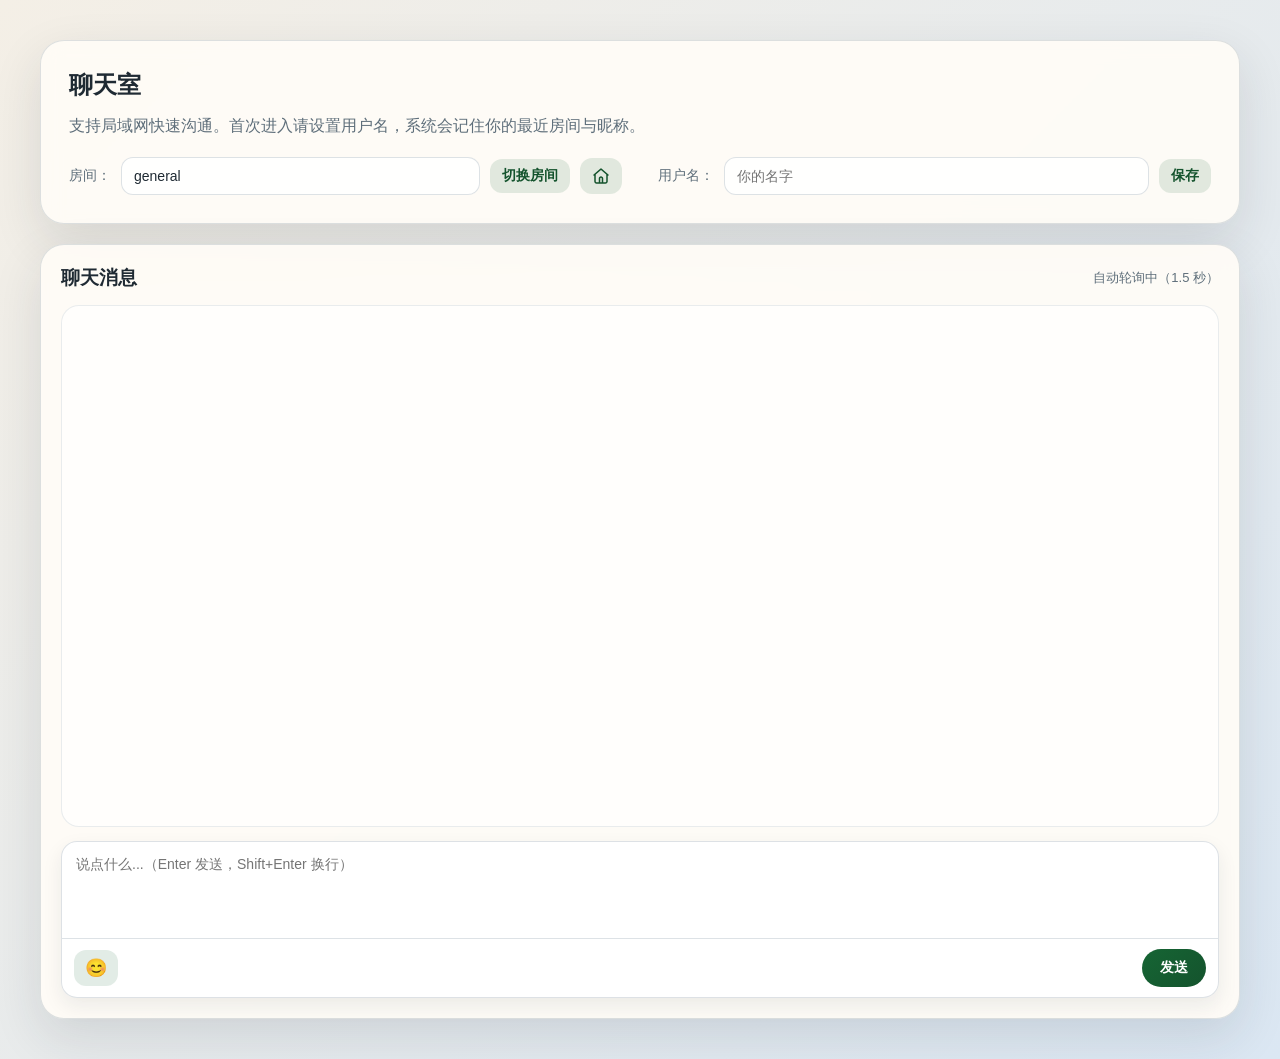
<file: templates/index.html>
<!DOCTYPE html>
<html lang="zh-CN">
  <head>
    <meta charset="utf-8" />
    <meta name="viewport" content="width=device-width, initial-scale=1" />
    <title>共享聊天室</title>
    <link rel="stylesheet" href="/static/chat-theme.css" />
  </head>
  <body>
    <main class="page">
      <section class="hero">
        <div class="topbar">
          <h2>聊天室</h2>
          <div class="admin-actions" id="adminActions">
            <button class="ghost" id="purgeRoomBtn" title="删除当前房间全部消息">
              删当前房间
            </button>
            <button class="danger" id="purgeAllBtn" title="删除所有房间消息">
              删全部
            </button>
          </div>
        </div>
        <p>
          支持局域网快速沟通。首次进入请设置用户名，系统会记住你的最近房间与昵称。
        </p>
        <div class="controls">
          <div class="control-group room-group">
            <label for="room">房间：</label>
            <input id="room" type="text" value="general" />
            <button class="ghost" id="switchRoom" type="button">切换房间</button>
            <button
              class="ghost icon-btn"
              id="goGeneral"
              type="button"
              title="回主房间"
              aria-label="回主房间"
            >
              <svg
                viewBox="0 0 1024 1024"
                xmlns="http://www.w3.org/2000/svg"
                aria-hidden="true"
                focusable="false"
              >
                <path
                  d="M991.36 411.52l-448-384a48.448 48.448 0 0 0-62.72 0l-448 384c-19.84 17.28-22.4 47.36-5.12 67.84C40.96 494.72 62.08 499.84 80 492.8V864c0 79.36 64.64 144 144 144h576c79.36 0 144-64.64 144-144V493.44a48.768 48.768 0 0 0 52.48-14.08c17.28-19.84 14.72-50.56-5.12-67.84zM560 912h-96V672c0-26.24 21.76-48 48-48s48 21.76 48 48v240z m240 0H656V672c0-79.36-64.64-144-144-144s-144 64.64-144 144v240H224c-26.24 0-48-21.76-48-48V415.36l336-288 336 288V864c0 26.24-21.76 48-48 48z"
                ></path>
              </svg>
            </button>
          </div>
          <div class="control-group">
            <label for="user">用户名：</label>
            <input id="user" type="text" placeholder="你的名字" />
            <button class="ghost" id="saveUser" type="button">保存</button>
          </div>
        </div>
      </section>

      <section class="chat-panel">
        <div class="panel-head">
          <h3>聊天消息</h3>
          <span class="hint">自动轮询中（1.5 秒）</span>
        </div>

        <div id="log" aria-live="polite"></div>

        <form id="sendForm">
          <div class="composer">
            <div class="composer-main">
              <textarea
                id="content"
                rows="3"
                placeholder="说点什么...（Enter 发送，Shift+Enter 换行）"
                autocomplete="off"
              ></textarea>
            </div>
            <div class="composer-actions">
              <div class="composer-extra">
                <button
                  class="ghost icon-btn emoji-toggle"
                  id="emojiToggle"
                  type="button"
                  title="插入表情"
                  aria-label="插入表情"
                  aria-expanded="false"
                >
                  😊
                </button>
                <div class="emoji-panel" id="emojiPanel" hidden></div>
              </div>
              <button type="submit">发送</button>
            </div>
          </div>
        </form>
      </section>
    </main>

    <script>
    // 控制开关：可以在页面启动时由后端渲染出来，或者通过 URL 参数传入
    const SAFE_MODE = true; // true = 安全模式；false = 自由模式

    const $ = (sel) => document.querySelector(sel);
    const log = $("#log");
    const userInput = $("#user");
    const roomInput = $("#room");
    const contentInput = $("#content");
    const switchRoomBtn = $("#switchRoom");
    const goGeneralBtn = $("#goGeneral");
    const saveUserBtn = $("#saveUser");
    const form = $("#sendForm");
    const emojiToggleBtn = $("#emojiToggle");
    const emojiPanel = $("#emojiPanel");
    const adminActions = $("#adminActions");
    const purgeRoomBtn = $("#purgeRoomBtn");
    const purgeAllBtn = $("#purgeAllBtn");
    const INITIAL_ROOM = {{ initial_room|tojson }};

    const EMOJI_LIST = [
      "😀", "😁", "😂", "🤣", "😊", "😍", "😘", "🥳",
      "😎", "🤔", "😅", "😭", "😡", "👍", "👏", "🙏",
      "💪", "🎉", "🔥", "✨", "❤️", "💯", "✅", "👀"
    ];

    const USER_COLOR_PALETTE = [
      "#155e75", // cyan-800
      "#1d4ed8", // blue-700
      "#7c3aed", // violet-600
      "#be185d", // pink-700
      "#b45309", // amber-700
      "#0f766e", // teal-700
      "#166534", // green-800
      "#9f1239", // rose-800
      "#374151", // gray-700
      "#4338ca", // indigo-700
    ];

    let userColorMap = {};
    let nextUserColorIndex = 0;

    let activeUser =
      localStorage.getItem("chat_user") ||
      "user" + Math.floor(Math.random() * 1000);
    let activeRoom = INITIAL_ROOM || "general";

    // 输入框允许先改，但只有点击“保存”才会成为当前生效值。
    userInput.value = activeUser;
    roomInput.value = activeRoom;

    function updateRoomUrl(room) {
      if (!room || room === "general") {
        window.history.replaceState({}, "", "/");
        return;
      }
      window.history.replaceState(
        {},
        "",
        "/" + encodeURIComponent(room)
      );
    }

    const GLOBAL_COLOR_STATE_KEY = "chat_user_color_state_global";

    function loadColorState() {
      try {
        const raw = localStorage.getItem(GLOBAL_COLOR_STATE_KEY);
        if (!raw) return { map: {}, next: 0 };
        const parsed = JSON.parse(raw);
        const map = parsed && typeof parsed.map === "object" ? parsed.map : {};
        const next = Number.isInteger(parsed?.next) ? parsed.next : 0;
        return { map, next: Math.max(0, next) };
      } catch (_) {
        return { map: {}, next: 0 };
      }
    }

    function saveColorState() {
      localStorage.setItem(
        GLOBAL_COLOR_STATE_KEY,
        JSON.stringify({ map: userColorMap, next: nextUserColorIndex })
      );
    }

    function ensureColorState() {
      const state = loadColorState();
      userColorMap = state.map;
      nextUserColorIndex = state.next;
    }

    function colorForUser(user) {
      const name = (user || "anon").trim() || "anon";
      if (!Object.prototype.hasOwnProperty.call(userColorMap, name)) {
        const idx = nextUserColorIndex % USER_COLOR_PALETTE.length;
        userColorMap[name] = idx;
        nextUserColorIndex += 1;
        saveColorState();
      }
      return USER_COLOR_PALETTE[userColorMap[name] % USER_COLOR_PALETTE.length];
    }

    function applyRoomSwitch() {
      activeRoom = roomInput.value.trim() || "general";
      updateRoomUrl(activeRoom);
      loadRecent();
    }

    function goGeneralRoom() {
      roomInput.value = "general";
      applyRoomSwitch();
    }

    function applyUserSave() {
      activeUser = userInput.value.trim() || "anon";
      localStorage.setItem("chat_user", activeUser);
      addLine(`已保存用户名：${activeUser}`, "sys");
    }

    function getAdminHeaders() {
      const token = localStorage.getItem("chat_admin_token") || "";
      return token ? { "X-Admin-Token": token } : {};
    }

    async function refreshAdminStatus() {
      try {
        const r = await fetch("/api/admin/status", {
          headers: getAdminHeaders(),
        });
        if (!r.ok) return;
        const data = await r.json();
        adminActions.style.display = data.is_admin ? "flex" : "none";
      } catch (_) {
        adminActions.style.display = "none";
      }
    }

    async function purgeMessages(target) {
      const room = activeRoom || "general";
      const isAll = target === "ALL";
      const confirmText = isAll
        ? "确认删除全部房间的所有聊天记录？此操作不可恢复。"
        : `确认删除房间 #${room} 的所有聊天记录？此操作不可恢复。`;
      if (!window.confirm(confirmText)) return;

      const payload = isAll ? {} : { room };
      const r = await fetch("/api/admin/purge", {
        method: "POST",
        headers: {
          "Content-Type": "application/json",
          ...getAdminHeaders(),
        },
        body: JSON.stringify(payload),
      });
      const data = await r.json().catch(() => ({}));
      if (!r.ok || !data.ok) {
        alert("操作失败：你当前不是管理员，或权限校验未通过。");
        await refreshAdminStatus();
        return;
      }
      await loadRecent();
      addLine(`管理员已删除 ${data.deleted || 0} 条消息（${data.room}）`, "sys");
    }

    function renderMessageContent(el, raw) {
      if (SAFE_MODE) {
        // 严格安全，只显示纯文本
        el.textContent = raw;
      } else {
        // 自由模式：允许 HTML
        el.innerHTML = raw;
      }
    }

    function addMessage(m) {
      const row = document.createElement("div");
      row.className = "msg";

      const t = document.createElement("span");
      t.className = "time";
      t.textContent = `[${fmt(m.ts)}]`;

      const u = document.createElement("span");
      u.className = "user";
      u.textContent = `${m.user}:`;
      u.style.setProperty("--user-color", colorForUser(m.user));

      const c = document.createElement("span");
      c.className = "text";
      renderMessageContent(c, m.content);

      row.append(t, u, c);
      log.appendChild(row);
      log.scrollTop = log.scrollHeight;
    }

    // 仍保留 addLine 用于系统提示行（cls = "sys"）
    function addLine(text, cls = "msg") {
      const div = document.createElement("div");
      div.className = cls;
      div.innerHTML = text; // 允许 HTML
      log.appendChild(div);
      log.scrollTop = log.scrollHeight;
    }

    function fmt(ts) {
      const d = new Date(ts * 1000);
      const pad = (n) => String(n).padStart(2, "0");
      return `${pad(d.getHours())}:${pad(d.getMinutes())}:${pad(
        d.getSeconds()
      )}`;
    }

    function renderEmojiPanel() {
      EMOJI_LIST.forEach((emoji) => {
        const btn = document.createElement("button");
        btn.type = "button";
        btn.className = "emoji-item";
        btn.textContent = emoji;
        btn.setAttribute("aria-label", `插入表情 ${emoji}`);
        emojiPanel.appendChild(btn);
      });
    }

    function setEmojiPanelOpen(isOpen) {
      emojiPanel.hidden = !isOpen;
      emojiToggleBtn.setAttribute("aria-expanded", isOpen ? "true" : "false");
    }

    function insertAtCursor(text) {
      const start = contentInput.selectionStart ?? contentInput.value.length;
      const end = contentInput.selectionEnd ?? contentInput.value.length;
      const before = contentInput.value.slice(0, start);
      const after = contentInput.value.slice(end);
      contentInput.value = before + text + after;
      const nextPos = start + text.length;
      contentInput.selectionStart = nextPos;
      contentInput.selectionEnd = nextPos;
      contentInput.focus();
    }

    let sinceId = 0;
    async function loadRecent() {
      ensureColorState();
      const room = encodeURIComponent(activeRoom || "general");
      const r = await fetch(`/api/recent?room=${room}&limit=100`);
      const data = await r.json();
      log.innerHTML = "";
      data.forEach((m) => addMessage(m));
      sinceId = data.length ? data[data.length - 1].id : 0;
      addLine(`———— 欢迎进入房间 #${activeRoom} ————`, "sys");
    }

    async function poll() {
      const room = encodeURIComponent(activeRoom || "general");
      try {
        const r = await fetch(
          `/api/messages?room=${room}&since_id=${sinceId}&limit=200`
        );
        const data = await r.json();
        data.forEach((m) => {
          addMessage(m);
          sinceId = m.id;
        });
      } catch (_) {}
    }

    form.addEventListener("submit", async (e) => {
      e.preventDefault();
      const user = activeUser || "anon";
      const room = activeRoom || "general";
      const content = contentInput.value.trim();
      if (!content) return;
      await fetch("/api/send", {
        method: "POST",
        headers: { "Content-Type": "application/json" },
        body: JSON.stringify({ user, room, content }),
      });
      contentInput.value = "";
      // 立即拉一次，感觉更“即时”
      poll();
    });

    contentInput.addEventListener("keydown", (e) => {
      // Enter 发送，Shift+Enter 换行
      if (e.key === "Enter" && !e.shiftKey) {
        e.preventDefault();
        form.requestSubmit();
      }
    });

    emojiToggleBtn.addEventListener("click", () => {
      const nextOpen = emojiPanel.hidden;
      setEmojiPanelOpen(nextOpen);
      if (nextOpen) {
        contentInput.focus();
      }
    });

    emojiPanel.addEventListener("click", (e) => {
      const btn = e.target.closest(".emoji-item");
      if (!btn) return;
      insertAtCursor(btn.textContent || "");
      setEmojiPanelOpen(false);
    });

    document.addEventListener("click", (e) => {
      if (emojiPanel.hidden) return;
      if (e.target.closest(".composer-extra")) return;
      setEmojiPanelOpen(false);
    });

    document.addEventListener("keydown", (e) => {
      if (e.key === "Escape" && !emojiPanel.hidden) {
        setEmojiPanelOpen(false);
      }
    });

    switchRoomBtn.addEventListener("click", applyRoomSwitch);
    goGeneralBtn.addEventListener("click", goGeneralRoom);
    saveUserBtn.addEventListener("click", applyUserSave);

    purgeRoomBtn.addEventListener("click", () => purgeMessages("ROOM"));
    purgeAllBtn.addEventListener("click", () => purgeMessages("ALL"));

    // 初始化
    renderEmojiPanel();
    setEmojiPanelOpen(false);
    updateRoomUrl(activeRoom);
    Promise.all([loadRecent(), refreshAdminStatus()]).then(() =>
      setInterval(poll, 1500)
    );
    </script>
  </body>
</html>
</file>
<file: static/chat-theme.css>
:root {
  color-scheme: light;
  --bg: linear-gradient(135deg, #f4efe6 0%, #dbe7f3 100%);
  --card: rgba(255, 252, 247, 0.92);
  --border: rgba(45, 76, 99, 0.16);
  --text: #1f2a33;
  --muted: #5f6f7b;
  --accent: #166534;
  --accent-strong: #14532d;
  --danger: #b42318;
  --danger-soft: #fef3f2;
  --success-soft: #ecfdf3;
  --shadow: 0 18px 50px rgba(31, 42, 51, 0.12);
}

* {
  box-sizing: border-box;
}

body {
  margin: 0;
  min-height: 100vh;
  color: var(--text);
  background: var(--bg);
  font-family: "Noto Sans SC", "PingFang SC", "Microsoft YaHei", sans-serif;
}

.page {
  width: min(1200px, calc(100vw - 32px));
  margin: 40px auto;
  display: grid;
  gap: 20px;
}

.hero,
.chat-panel {
  background: var(--card);
  border: 1px solid var(--border);
  border-radius: 24px;
  box-shadow: var(--shadow);
  backdrop-filter: blur(10px);
}

.hero {
  padding: 28px;
}

.hero p {
  margin: 12px 0 0;
  color: var(--muted);
  line-height: 1.6;
}

.topbar {
  display: flex;
  justify-content: space-between;
  align-items: center;
  gap: 12px;
}

.topbar h2 {
  margin: 0;
  font-weight: 700;
}

.admin-actions {
  display: none;
  align-items: center;
  gap: 8px;
  flex-wrap: wrap;
}

button {
  border: none;
  border-radius: 999px;
  padding: 10px 18px;
  font-size: 14px;
  font-weight: 700;
  color: #fff;
  background: linear-gradient(135deg, var(--accent) 0%, var(--accent-strong) 100%);
  cursor: pointer;
  transition: transform 0.18s ease, opacity 0.18s ease;
}

button:hover {
  transform: translateY(-1px);
}

button:disabled {
  opacity: 0.65;
  cursor: wait;
  transform: none;
}

button.ghost {
  background: rgba(22, 101, 52, 0.12);
  color: var(--accent-strong);
  border-radius: 12px;
  padding: 8px 12px;
}

button.danger {
  background: linear-gradient(135deg, #b42318 0%, #7a271a 100%);
}

.controls {
  margin-top: 18px;
  display: grid;
  grid-template-columns: repeat(2, minmax(0, 1fr));
  gap: 36px;
}

.control-group {
  display: grid;
  grid-template-columns: auto minmax(160px, 1fr) auto;
  align-items: center;
  gap: 8px 10px;
  padding: 0;
}

.room-group {
  grid-template-columns: auto minmax(160px, 1fr) auto auto;
}

.control-group label {
  color: var(--muted);
  font-size: 14px;
  white-space: nowrap;
}

.control-group #switchRoom,
.control-group #saveUser {
  justify-self: start;
}

.icon-btn {
  display: inline-flex;
  align-items: center;
  justify-content: center;
  width: 42px;
  height: 36px;
  padding: 0;
  line-height: 1;
}

.icon-btn svg {
  width: 16px;
  height: 16px;
  fill: currentColor;
  display: block;
}

input[type="text"] {
  width: 100%;
  border: 1px solid var(--border);
  border-radius: 12px;
  padding: 10px 12px;
  font-size: 14px;
  background: rgba(255, 255, 255, 0.92);
  color: var(--text);
}

textarea {
  width: 100%;
  border: 1px solid var(--border);
  border-radius: 12px;
  padding: 10px 12px;
  font-size: 14px;
  background: rgba(255, 255, 255, 0.92);
  color: var(--text);
  font-family: inherit;
  resize: vertical;
}

.chat-panel {
  padding: 20px;
  display: grid;
  gap: 14px;
}

.panel-head {
  display: flex;
  justify-content: space-between;
  align-items: center;
  gap: 12px;
}

.panel-head h3 {
  margin: 0;
}

.disclaimer {
  color: var(--muted);
  font-size: 13px;
}

#log {
  height: 58vh;
  border: 1px solid rgba(45, 76, 99, 0.1);
  border-radius: 18px;
  padding: 14px;
  overflow-y: auto;
  background: rgba(255, 255, 255, 0.72);
}

.msg,
.sys {
  margin: 12px 0;
  line-height: 1.6;
  white-space: pre-wrap;
  word-break: break-word;
}

.sys {
  color: var(--muted);
  font-size: 13px;
}

.msg .time {
  color: #9ca3af;
  font-family: ui-monospace, SFMono-Regular, Menlo, monospace;
  margin-right: 4px;
}

.msg .user {
  color: var(--user-color, #155e75);
  font-weight: 700;
  margin-right: 4px;
}

.msg .text {
  color: var(--text);
}

#sendForm {
  display: block;
}

.composer {
  border: 1px solid var(--border);
  border-radius: 16px;
  background: rgba(255, 255, 255, 0.9);
  box-shadow: 0 8px 20px rgba(31, 42, 51, 0.08);
  overflow: visible;
}

.composer-main {
  min-height: 96px;
  display: flex;
  align-items: center;
  padding: 10px 14px;
}

.composer-main textarea {
  border: none;
  border-radius: 0;
  background: transparent;
  width: 100%;
  color: var(--text);
  resize: none;
  min-height: 72px;
  line-height: 1.5;
  padding: 0;
}

.composer-main textarea:focus {
  outline: none;
}

.composer-actions {
  border-top: 1px solid rgba(45, 76, 99, 0.16);
  padding: 10px 12px;
  display: flex;
  justify-content: space-between;
  align-items: center;
  gap: 10px;
}

.composer-extra {
  position: relative;
  min-height: 36px;
  flex: 1;
}

.emoji-toggle {
  min-width: 44px;
  height: 36px;
  padding: 0;
  font-size: 18px;
}

.emoji-panel {
  position: absolute;
  left: 0;
  bottom: calc(100% + 8px);
  width: min(320px, calc(100vw - 72px));
  max-height: 220px;
  overflow-y: auto;
  border: 1px solid var(--border);
  border-radius: 14px;
  background: rgba(255, 255, 255, 0.98);
  box-shadow: 0 14px 28px rgba(31, 42, 51, 0.14);
  padding: 10px;
  display: grid;
  grid-template-columns: repeat(8, minmax(0, 1fr));
  gap: 6px;
  z-index: 30;
}

.emoji-panel[hidden] {
  display: none;
}

.emoji-item {
  width: 100%;
  min-height: 32px;
  border: 1px solid rgba(22, 101, 52, 0.12);
  border-radius: 10px;
  background: rgba(22, 101, 52, 0.06);
  color: #1f2a33;
  font-size: 18px;
  line-height: 1;
  padding: 4px;
}

.emoji-item:hover {
  background: rgba(22, 101, 52, 0.14);
}

.hint {
  color: var(--muted);
  font-size: 13px;
}

@media (max-width: 900px) {
  .controls {
    grid-template-columns: 1fr;
    gap: 24px;
  }
}

@media (max-width: 720px) {
  .page {
    width: calc(100vw - 20px);
    margin: 20px auto;
  }

  .hero,
  .chat-panel {
    border-radius: 20px;
    padding: 20px;
  }

  .topbar {
    align-items: flex-start;
  }

  .control-group {
    grid-template-columns: 1fr;
    align-items: stretch;
    gap: 8px;
  }

  .admin-actions {
    flex-direction: column;
    align-items: stretch;
  }

  #log {
    height: 50vh;
  }

  #sendForm {
    width: 100%;
  }

  .composer-main {
    min-height: 86px;
  }

  .composer-actions {
    padding: 10px;
  }

  .emoji-panel {
    width: min(300px, calc(100vw - 52px));
    grid-template-columns: repeat(6, minmax(0, 1fr));
  }
}
</file>
